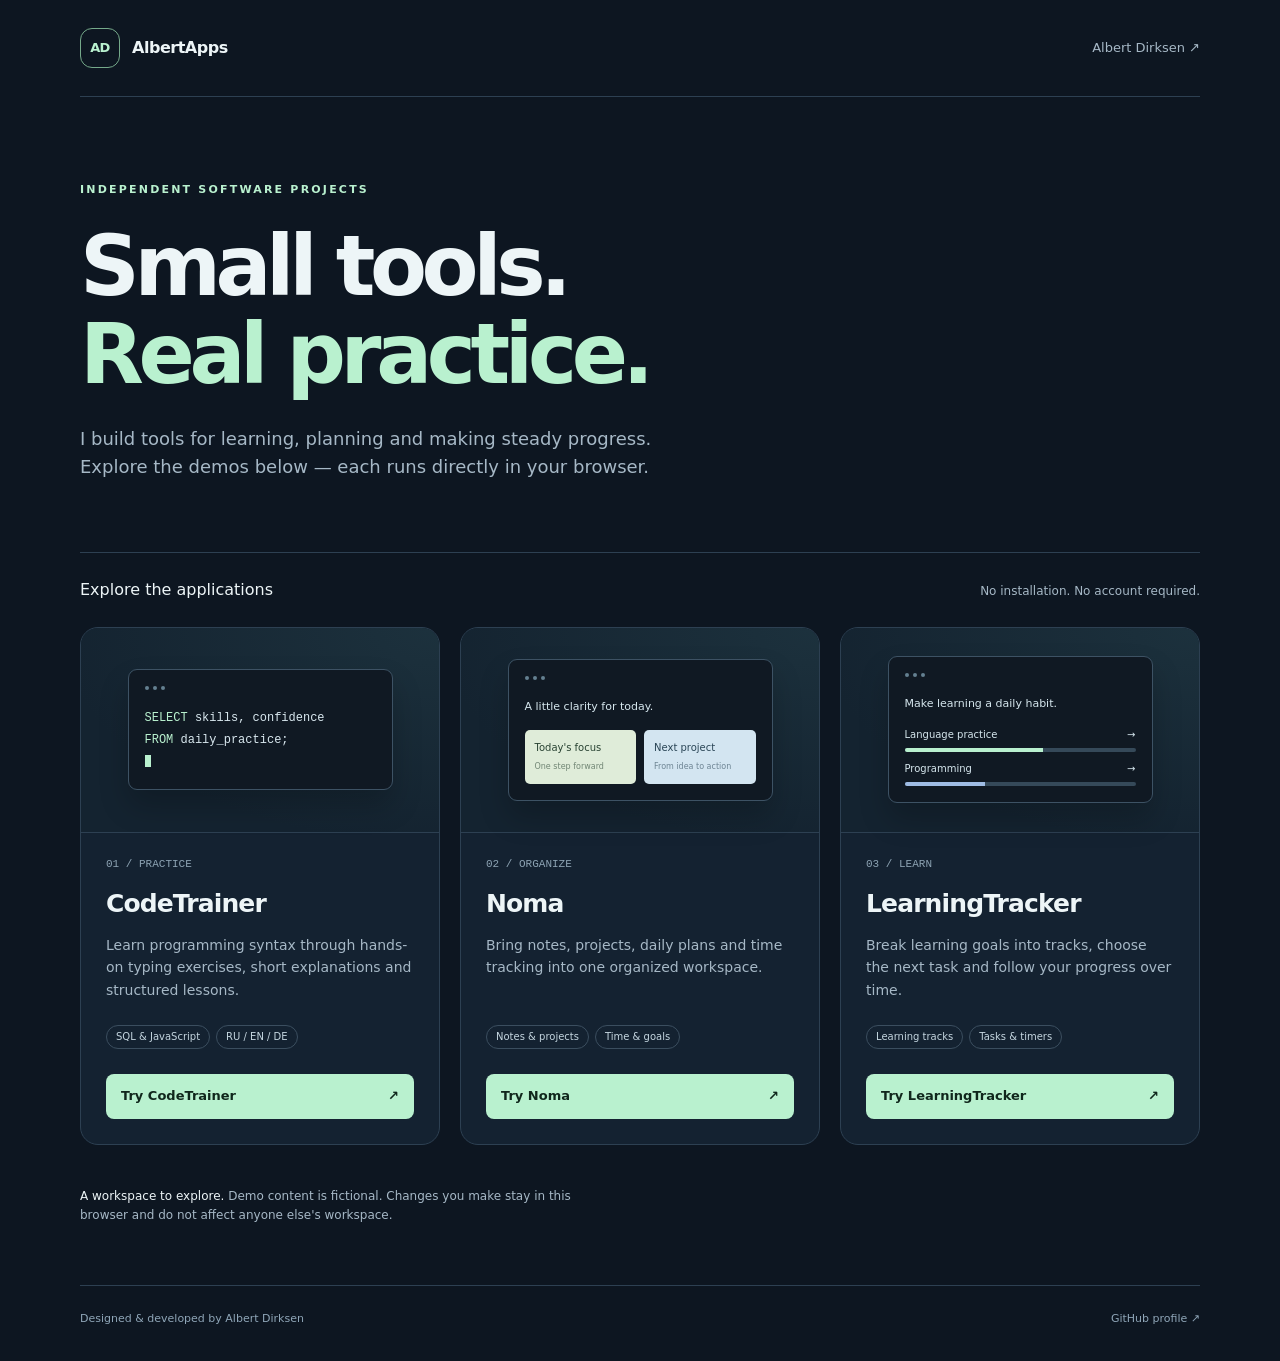
<file: index.html>
<!doctype html>
<html lang="en">
<head>
  <meta charset="utf-8"><meta name="viewport" content="width=device-width,initial-scale=1">
  <meta name="description" content="Explore browser demos by Albert Dirksen: CodeTrainer, Noma and LearningTracker.">
  <meta name="theme-color" content="#101b29"><title>AlbertApps — Albert Dirksen</title>
  <style>
    :root{color-scheme:dark;--bg:#0d1621;--surface:#142231;--line:#2d4052;--text:#edf5f7;--muted:#a6b8c6;--mint:#b9f1cf}*{box-sizing:border-box}body{margin:0;background:var(--bg);color:var(--text);font-family:Inter,ui-sans-serif,system-ui,-apple-system,Segoe UI,sans-serif;line-height:1.6}a{color:inherit}button,a{-webkit-tap-highlight-color:transparent}a:focus-visible{outline:3px solid var(--mint);outline-offset:5px}.page{max-width:1200px;margin:auto;padding:0 40px}.top{display:flex;align-items:center;justify-content:space-between;padding:28px 0;border-bottom:1px solid var(--line);gap:20px}.brand{text-decoration:none;display:flex;align-items:center;gap:12px;font-weight:700;letter-spacing:-.03em}.monogram{display:grid;place-items:center;width:40px;height:40px;border:1px solid #75a98a;border-radius:12px;color:var(--mint);font-size:13px;letter-spacing:-.06em}.top>a:last-child{font-size:13px;text-decoration:none;color:var(--muted)}.hero{padding:84px 0 70px;max-width:860px}.eyebrow{font-size:11px;letter-spacing:.2em;font-weight:650;color:var(--mint);text-transform:uppercase;margin:0 0 24px}.hero h1{font-size:clamp(44px,7vw,83px);letter-spacing:-.065em;line-height:1.06;font-weight:600;margin:0 0 26px}.hero h1 span{color:var(--mint)}.intro{font-size:18px;max-width:615px;color:var(--muted);margin:0}.section-heading{display:flex;align-items:baseline;justify-content:space-between;border-top:1px solid var(--line);padding:24px 0;gap:16px}.section-heading h2{margin:0;font-size:16px;font-weight:500}.section-heading span{color:var(--muted);font-size:12px}.grid{display:grid;grid-template-columns:repeat(3,minmax(0,1fr));gap:20px}.card{display:flex;flex-direction:column;border:1px solid var(--line);border-radius:18px;background:var(--surface);overflow:hidden;transition:transform .2s,border-color .2s}.card:hover{transform:translateY(-4px);border-color:#88b7a1}.preview{height:205px;display:grid;place-items:center;padding:24px;background:radial-gradient(ellipse at top right,#29475166,transparent 75%),#142330;border-bottom:1px solid var(--line)}.mini{width:100%;max-width:265px;border:1px solid #3d5264;border-radius:9px;background:#101923;box-shadow:0 16px 30px #0003;padding:16px;font-size:10px}.dots{display:flex;gap:4px;margin-bottom:18px}.dots i{width:4px;height:4px;border-radius:50%;background:#648091}.code-line{font:12px/1.8 ui-monospace,SFMono-Regular,Consolas,monospace;color:#d9e8ef}.code-line b{color:#b9f1cf;font-weight:500}.cursor{display:inline-block;width:6px;height:12px;background:#b9f1cf;vertical-align:middle}.mini-title{font-size:11px;color:#d6e7ee;margin-bottom:14px}.note-grid{display:grid;grid-template-columns:1fr 1fr;gap:8px}.note{height:54px;padding:10px;border-radius:5px;background:#dfecd9;color:#294333}.note:nth-child(2){background:#d3e5f1;color:#2a4556}.note small{display:block;opacity:.6;margin-top:5px;font-size:8px}.track{display:flex;justify-content:space-between;color:#d6e7ee;margin:9px 0 5px}.progress{height:4px;background:#354959;border-radius:3px;overflow:hidden}.progress i{display:block;background:#b9f1cf;width:60%;height:100%}.progress.second i{width:35%;background:#9fbce4}.card-body{padding:25px;display:flex;flex:1;flex-direction:column}.number{color:#8da3b3;font:11px ui-monospace,monospace;margin-bottom:14px}.card h3{font-size:25px;letter-spacing:-.035em;margin:0 0 10px;font-weight:550}.card p{color:var(--muted);font-size:14px;margin:0 0 24px}.tags{display:flex;flex-wrap:wrap;gap:6px;margin-top:auto;margin-bottom:25px}.tags span{font-size:10px;color:#c5d6e0;border:1px solid #3b4e5f;border-radius:20px;padding:3px 9px}.launch{display:flex;align-items:center;justify-content:space-between;text-decoration:none;background:var(--mint);color:#10271c;padding:12px 15px;border-radius:8px;font-size:13px;font-weight:650}.launch:hover{background:#d4ffe4}.note-section{display:flex;justify-content:space-between;gap:30px;padding:42px 0 60px}.note-section p{margin:0;color:var(--muted);font-size:12px;max-width:510px}.note-section strong{font-weight:500;color:var(--text)}footer{display:flex;justify-content:space-between;gap:20px;border-top:1px solid var(--line);padding:24px 0 32px;color:#8fa6b8;font-size:11px}footer a{text-decoration:none}.sr-only{position:absolute;width:1px;height:1px;padding:0;margin:-1px;overflow:hidden;clip:rect(0,0,0,0);white-space:nowrap;border:0}@media(max-width:900px){.page{padding:0 25px}.grid{grid-template-columns:1fr}.card{display:grid;grid-template-columns:260px 1fr}.preview{height:100%;min-height:250px;border-bottom:0;border-right:1px solid var(--line)}.hero{padding:60px 0}.card-body{padding:25px}.tags{margin-top:0}.card p{margin-bottom:18px}}@media(max-width:580px){.page{padding:0 20px}.top{padding:20px 0}.top>a:last-child{font-size:11px}.hero{padding:50px 0 44px}.hero h1{font-size:47px}.intro{font-size:16px}.card{display:flex}.preview{height:180px;min-height:0;border-right:0;border-bottom:1px solid var(--line)}.card-body{padding:22px}.section-heading span{display:none}.note-section{padding:28px 0 35px;display:block}footer{flex-wrap:wrap}}
  </style>
</head>
<body><div class="page">
  <header class="top"><a class="brand" href="./" aria-label="AlbertApps home"><span class="monogram">AD</span>AlbertApps</a><a href="https://github.com/AlbertDirksen15" target="_blank" rel="noopener noreferrer">Albert Dirksen ↗</a></header>
  <main>
    <section class="hero"><p class="eyebrow">Independent software projects</p><h1>Small tools.<br><span>Real practice.</span></h1><p class="intro">I build tools for learning, planning and making steady progress. Explore the demos below — each runs directly in your browser.</p></section>
    <div class="section-heading"><h2>Explore the applications</h2><span>No installation. No account required.</span></div>
    <section class="grid" aria-label="Application demos">
      <article class="card"><div class="preview" aria-hidden="true"><div class="mini"><div class="dots"><i></i><i></i><i></i></div><div class="code-line"><b>SELECT</b> skills, confidence<br><b>FROM</b> daily_practice;<br><span class="cursor"></span></div></div></div><div class="card-body"><span class="number">01 / PRACTICE</span><h3>CodeTrainer</h3><p>Learn programming syntax through hands-on typing exercises, short explanations and structured lessons.</p><div class="tags"><span>SQL & JavaScript</span><span>RU / EN / DE</span></div><a class="launch" href="./CodeTrainer/" target="_blank" rel="noopener noreferrer">Try CodeTrainer<span aria-hidden="true">↗</span></a></div></article>
      <article class="card"><div class="preview" aria-hidden="true"><div class="mini"><div class="dots"><i></i><i></i><i></i></div><div class="mini-title">A little clarity for today.</div><div class="note-grid"><div class="note">Today's focus<small>One step forward</small></div><div class="note">Next project<small>From idea to action</small></div></div></div></div><div class="card-body"><span class="number">02 / ORGANIZE</span><h3>Noma</h3><p>Bring notes, projects, daily plans and time tracking into one organized workspace.</p><div class="tags"><span>Notes & projects</span><span>Time & goals</span></div><a class="launch" href="./noma/demo/" target="_blank" rel="noopener noreferrer">Try Noma<span aria-hidden="true">↗</span></a></div></article>
      <article class="card"><div class="preview" aria-hidden="true"><div class="mini"><div class="dots"><i></i><i></i><i></i></div><div class="mini-title">Make learning a daily habit.</div><div class="track"><span>Language practice</span><span>→</span></div><div class="progress"><i></i></div><div class="track"><span>Programming</span><span>→</span></div><div class="progress second"><i></i></div></div></div><div class="card-body"><span class="number">03 / LEARN</span><h3>LearningTracker</h3><p>Break learning goals into tracks, choose the next task and follow your progress over time.</p><div class="tags"><span>Learning tracks</span><span>Tasks & timers</span></div><a class="launch" href="./learningtracker/" target="_blank" rel="noopener noreferrer">Try LearningTracker<span aria-hidden="true">↗</span></a></div></article>
    </section>
    <section class="note-section" aria-label="About these demos"><p><strong>A workspace to explore.</strong> Demo content is fictional. Changes you make stay in this browser and do not affect anyone else's workspace.</p></section>
  </main><footer><span>Designed & developed by Albert Dirksen</span><a href="https://github.com/AlbertDirksen15" target="_blank" rel="noopener noreferrer">GitHub profile ↗</a></footer>
</div></body></html>
</file>
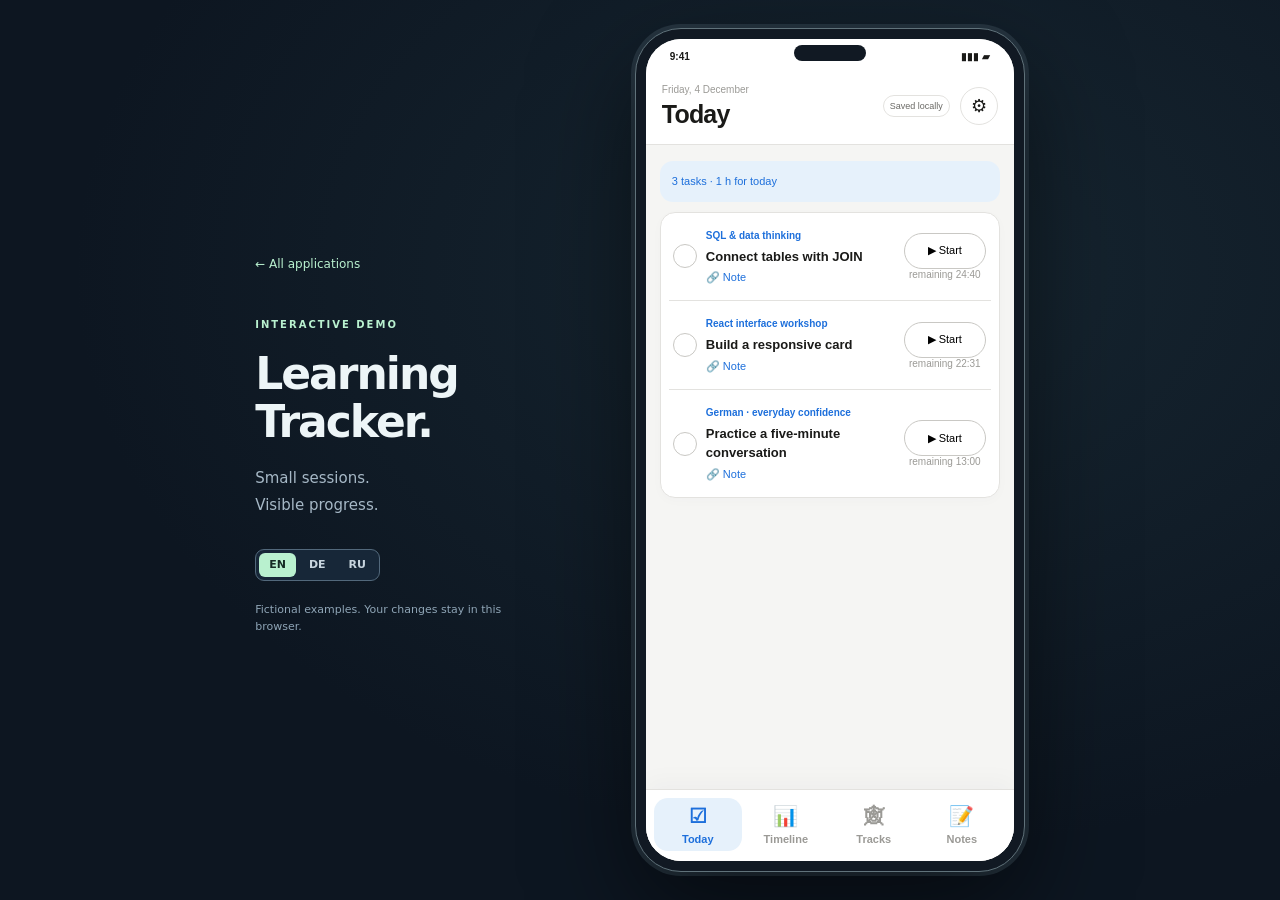
<file: learningtracker/index.html>
<!doctype html>
<html lang="ru">
<head>
<meta charset="utf-8" />
<meta name="viewport" content="width=device-width,initial-scale=1,viewport-fit=cover,user-scalable=no" />
<title>Learning Tracker</title>

<link rel="stylesheet" href="./app-178ee7644c5e.css"></head>
<body>


<div class="demo-stage"><section class="demo-presentation"><a href="../">← Каталог приложений</a><p class="demo-eyebrow">ИНТЕРАКТИВНАЯ ДЕМОВЕРСИЯ</p><h1>Learning<br>Tracker.</h1><p class="demo-description">Маленькие занятия.<br>Заметный прогресс.</p><div id="demo-language-switch"></div><p class="demo-caption">Вымышленные примеры. Изменения сохраняются только в этом браузере.</p></section><div class="phone-shell"><div class="phone-screen"><div class="phone-chrome" aria-hidden="true"><span>9:41</span><span class="phone-camera"></span><span>▮▮▮ ▰</span></div><div class="app"><header id="topbar" class="topbar"></header><main id="content" class="content"></main><nav id="nav" class="nav"></nav></div>
<div id="modal"></div></div></div></div>

<script src="./app-2a351d360659.js"></script></body>
</html>
</file>
<file: learningtracker/app-178ee7644c5e.css>
:root{--bg:#f5f5f3;--surface:#fff;--surface2:#f7f7f5;--border:#e3e2df;--strong:#c9c8c4;--text:#1a1a18;--sub:#6b6a66;--muted:#9b9a96;--accent:#1d6fdb;--accentbg:#e6f1fb;--success:#3b8f3b;--successbg:#e9f5e9;--danger:#c73c3c;--dangerbg:#fff0f0;--purple:#7a4fc2;--radius:12px;--navh:70px}
@media(prefers-color-scheme:dark){:root[data-theme="system"]{--bg:#111210;--surface:#191a18;--surface2:#22231f;--border:#343530;--strong:#4b4c46;--text:#f3f3ef;--sub:#b4b3ad;--muted:#85847f;--accent:#74aaff;--accentbg:#1c304d;--success:#79c779;--successbg:#203720;--danger:#ff8181;--dangerbg:#3a2222;--purple:#b596e7}}
:root[data-theme="dark"]{--bg:#111210;--surface:#191a18;--surface2:#22231f;--border:#343530;--strong:#4b4c46;--text:#f3f3ef;--sub:#b4b3ad;--muted:#85847f;--accent:#74aaff;--accentbg:#1c304d;--success:#79c779;--successbg:#203720;--danger:#ff8181;--dangerbg:#3a2222;--purple:#b596e7}
*{box-sizing:border-box;-webkit-tap-highlight-color:transparent}html,body{margin:0;height:100%;background:var(--bg);color:var(--text);font-family:-apple-system,BlinkMacSystemFont,"Segoe UI",Roboto,Arial,sans-serif}body{overflow:hidden}.app{height:100%;display:flex;flex-direction:column}.topbar{min-height:62px;padding:calc(12px + env(safe-area-inset-top)) 16px 10px;background:var(--surface);border-bottom:1px solid var(--border);display:flex;align-items:flex-end;gap:10px}.titlewrap{flex:1;min-width:0}.eyebrow{font-size:11px;color:var(--muted);margin-bottom:2px}.title{font-size:22px;font-weight:600;line-height:1.2}.subtitle{font-size:12px;color:var(--sub);margin-top:3px}.iconbtn{width:38px;height:38px;border:1px solid var(--border);border-radius:50%;background:var(--surface);color:var(--text);font-size:18px}.syncpill{font-size:10px;color:var(--sub);border:1px solid var(--border);border-radius:14px;padding:5px 8px;white-space:nowrap}.syncpill.saving{color:var(--accent)}.syncpill.error{color:var(--danger);border-color:var(--danger)}.syncpill.ok{color:var(--success)}.content{flex:1;overflow:auto;padding:12px 12px calc(var(--navh) + 18px);-webkit-overflow-scrolling:touch}.nav{height:calc(var(--navh) + env(safe-area-inset-bottom));padding:8px 6px env(safe-area-inset-bottom);background:var(--surface);border-top:1px solid var(--border);display:flex;position:fixed;bottom:0;left:0;right:0;z-index:20}.nav button{flex:1;border:none;background:none;color:var(--muted);font-size:10px;display:flex;flex-direction:column;align-items:center;justify-content:center;gap:3px}.nav button .ico{font-size:20px}.nav button.on{color:var(--accent)}
.card{background:var(--surface);border:1px solid var(--border);border-radius:var(--radius);padding:12px;margin-bottom:8px}.row{display:flex;align-items:center;gap:10px}.between{display:flex;align-items:center;justify-content:space-between;gap:10px}.muted{color:var(--muted)}.sub{color:var(--sub)}.small{font-size:12px}.tiny{font-size:10px}.accent{color:var(--accent)}.success{color:var(--success)}.danger{color:var(--danger)}.btn{min-height:40px;border:1px solid var(--strong);border-radius:20px;background:var(--surface);color:var(--text);padding:8px 14px;font-size:13px}.btn.primary{background:var(--accent);border-color:var(--accent);color:white;font-weight:600}.btn.danger{color:var(--danger);border-color:var(--danger)}.btn.flat{border:none;background:transparent;padding:6px 4px;min-height:32px}.btn.block{width:100%}.btn:disabled{opacity:.4}.check{width:24px;height:24px;border:1.5px solid var(--strong);border-radius:50%;display:grid;place-items:center;flex:0 0 24px;background:transparent;color:white}.check.done{background:var(--success);border-color:var(--success)}.timer{width:100px;min-height:36px;border:1px solid var(--strong);border-radius:18px;background:var(--surface);font-variant-numeric:tabular-nums}.timer.running{color:var(--accent);border-color:var(--accent);background:var(--accentbg)}.taskrow{padding:12px 6px;border-bottom:1px solid var(--border)}.taskrow:last-child{border-bottom:0}.taskmain{flex:1;min-width:0}.trackname{font-size:11px;font-weight:600;color:var(--accent)}.tasktitle{font-size:14px;font-weight:600;margin:2px 0;white-space:nowrap;overflow:hidden;text-overflow:ellipsis}.notehint{font-size:12px;color:var(--muted)}.notehint.link{color:var(--accent)}
.empty{text-align:center;padding:48px 22px}.empty .big{font-size:42px;color:var(--muted)}.empty h3{margin:14px 0 5px;font-size:17px}.empty p{font-size:13px;color:var(--sub);line-height:1.5;margin:0 0 20px}.banner{border-radius:10px;padding:10px 12px;margin-bottom:10px;font-size:12px;background:var(--accentbg);color:var(--accent)}.banner.error{background:var(--dangerbg);color:var(--danger)}.banner.warn{background:#fff6d9;color:#836300}.progressline{display:flex;gap:2px;height:26px}.seg{flex:1;border-radius:3px;border:1px dashed var(--strong);min-width:2px}.seg.done{background:var(--accentbg);border:0}.seg.current{background:var(--accent);border:0}.seg.done.green{background:var(--successbg)}.seg.current.green{background:var(--success)}
.trackcard{touch-action:none;position:relative}.trackcard.active{border:1.5px solid var(--accent);background:color-mix(in srgb,var(--accentbg) 45%,var(--surface))}.trackcard.complete{opacity:.66}.trackcard.locked{opacity:.55}.trackcard.risk{border-color:var(--danger)}.grip{font-size:18px;color:var(--muted);cursor:grab;user-select:none;padding:8px 4px}.indent{border-left:2px solid var(--border);padding-left:9px}.chip{display:inline-flex;align-items:center;gap:6px;background:var(--accentbg);color:var(--accent);border-radius:16px;padding:5px 10px;font-size:12px;margin:3px}.fieldlabel{font-size:11px;color:var(--sub);margin:12px 0 5px}.input,textarea,select{width:100%;border:1px solid var(--strong);background:var(--surface);color:var(--text);border-radius:9px;padding:10px;font-size:14px;outline:none}.input:focus,textarea:focus,select:focus{border-color:var(--accent)}textarea{min-height:120px;resize:vertical}.switches{display:flex;gap:6px}.switches .btn{flex:1;border-radius:9px}.switches .btn.on{background:var(--accent);color:#fff;border-color:var(--accent)}.formrow{display:flex;gap:8px}.formrow>*{flex:1}.itemedit{display:flex;gap:8px;align-items:center;background:var(--surface2);border-radius:9px;padding:8px;margin-bottom:6px}.itemedit input{border:0;background:transparent;color:var(--text);flex:1;min-width:0;font-size:13px}.notepreview h3{font-size:14px;margin:0 0 4px}.notepreview p{font-size:12px;color:var(--sub);margin:0 0 8px;display:-webkit-box;-webkit-line-clamp:2;-webkit-box-orient:vertical;overflow:hidden}.diagram{display:flex;flex-direction:column;gap:10px;align-items:stretch}.diagram-node{border:1px solid var(--border);border-radius:10px;padding:10px 12px;background:var(--surface)}.diagram-node.active{border-color:var(--accent);background:var(--accentbg)}.diagram-node.parallel{border-color:var(--success);background:var(--successbg)}.arrow{text-align:center;color:var(--muted);height:16px}.modalback{position:fixed;inset:0;background:rgba(0,0,0,.38);display:flex;align-items:flex-end;z-index:50}.sheet{width:100%;max-height:78vh;background:var(--surface);border-radius:18px 18px 0 0;padding:14px 14px calc(18px + env(safe-area-inset-bottom));overflow:auto}.sheet h3{margin:2px 0 12px}.choice{padding:12px;border-bottom:1px solid var(--border)}.choice:last-child{border-bottom:0}.dragging{z-index:99;box-shadow:0 12px 30px rgba(0,0,0,.18)}.skeleton{height:68px;border-radius:10px;background:linear-gradient(90deg,var(--surface2),var(--border),var(--surface2));background-size:200% 100%;animation:sk 1.3s infinite;margin-bottom:8px}@keyframes sk{to{background-position:-200% 0}}.fab{position:fixed;right:18px;bottom:calc(var(--navh) + 20px + env(safe-area-inset-bottom));width:52px;height:52px;border-radius:50%;border:0;background:var(--accent);color:#fff;font-size:26px;box-shadow:0 5px 16px rgba(0,0,0,.2);z-index:12}.divider{height:1px;background:var(--border);margin:10px 0}.link{color:var(--accent);text-decoration:none;word-break:break-all}.nowrap{white-space:nowrap}.hidden{display:none!important}

body{background:#0d1621;color:var(--text)}
.demo-stage{min-height:100dvh;height:100dvh;display:flex;align-items:center;justify-content:center;gap:clamp(40px,7vw,110px);padding:28px;background:radial-gradient(ellipse at 70% 30%,#29465155,transparent 65%),#0d1621;overflow:auto}
.demo-presentation{width:290px;flex-shrink:0;color:#edf5f7;font-family:system-ui,sans-serif}
.demo-presentation a{display:inline-block;color:#b9f1cf;font-size:12px;text-decoration:none;margin-bottom:48px}
.demo-presentation .demo-eyebrow{font-size:10px;font-weight:700;letter-spacing:2px;text-transform:uppercase;color:#b9f1cf;margin:0 0 20px}
.demo-presentation h1{font-size:44px;font-weight:650;line-height:1.08;letter-spacing:-2px;margin:0 0 20px}
.demo-presentation .demo-description{color:#a6b8c6;font-size:15px;line-height:1.8;margin:0 0 30px}
.demo-presentation .demo-caption{color:#8fa5b6;font-size:11px;line-height:1.6;margin-top:20px}
.phone-shell{width:390px;height:min(844px,calc(100dvh - 56px));min-height:560px;padding:10px;border:1px solid #60727a;border-radius:46px;background:#111923;box-shadow:0 38px 100px #0008,0 0 0 4px #263541;flex-shrink:0}
.phone-screen{position:relative;isolation:isolate;transform:translateZ(0);height:100%;border-radius:35px;overflow:hidden;background:var(--bg);display:flex;flex-direction:column}
.phone-chrome{height:30px;padding:8px 24px 4px;flex-shrink:0;background:var(--surface);display:flex;align-items:center;justify-content:space-between;font-size:10px;font-weight:700;color:var(--text)}
.phone-camera{height:16px;width:72px;background:#111923;border-radius:12px;position:absolute;left:50%;transform:translateX(-50%);top:6px}
.phone-screen .app{height:calc(100% - 30px);min-height:0;flex:1}
.phone-screen .topbar{min-height:76px;padding:12px 16px 13px;align-items:center}
.phone-screen .title{font-size:25px;letter-spacing:-.8px;font-weight:700}
.phone-screen .eyebrow{font-size:10px;max-width:155px;line-height:1.4}
.phone-screen .syncpill{font-size:9px;padding:5px 6px}
.phone-screen .content{padding:16px 14px calc(var(--navh) + 22px);background:var(--bg)}
.phone-screen .nav{position:absolute;bottom:0;left:0;right:0;height:72px;padding:8px 8px 10px;box-shadow:0 -8px 24px #1b294208}
.phone-screen .nav button{font-size:11px;font-weight:600;gap:5px;cursor:pointer}
.phone-screen .nav button.on{background:var(--accentbg);border-radius:14px}
.phone-screen .fab{position:absolute;bottom:86px;right:18px;box-shadow:0 8px 22px #1d6fdb38}
.phone-screen .modalback{position:absolute}
.phone-screen .sheet{max-height:calc(100% - 20px)}
.phone-screen .card{border-radius:15px;padding:15px;box-shadow:0 3px 12px #26375905}
.phone-screen .taskrow{padding:16px 4px;align-items:center;gap:9px}
.phone-screen .taskrow>div:last-child{flex-basis:84px!important}
.phone-screen .tasktitle{white-space:normal;line-height:1.45;font-size:13px;margin:5px 0}
.phone-screen .trackname{font-size:10px;line-height:1.4}
.phone-screen .notehint{font-size:11px}
.phone-screen .timer{width:82px;font-size:11px;cursor:pointer}
.phone-screen .banner{font-size:11px;padding:12px;border-radius:13px;line-height:1.5}
.phone-screen .progressline{height:20px;gap:4px}
.phone-screen .trackcard.active{border-left:3px solid var(--accent)}
.phone-screen .notepreview h3{font-size:15px;margin:0 0 8px;line-height:1.4}
.phone-screen .notepreview p{display:-webkit-box;-webkit-line-clamp:4;-webkit-box-orient:vertical;overflow:hidden;line-height:1.6;font-size:12px;color:var(--sub);white-space:pre-wrap}
.phone-screen button:focus-visible,.phone-screen a:focus-visible{outline:2px solid var(--accent);outline-offset:2px}
.phone-screen .input,.phone-screen textarea,.phone-screen select{font-size:14px}
@media(max-width:700px){.demo-stage{display:flex;flex-direction:column;gap:0;padding:0;height:100dvh;overflow:hidden;background:var(--bg)}.demo-presentation{width:100%;height:48px;flex:0 0 48px;display:flex;align-items:center;justify-content:space-between;padding:6px 14px;background:#142231}.demo-presentation a{margin:0;font-size:11px}.demo-presentation h1,.demo-presentation .demo-eyebrow,.demo-presentation .demo-description,.demo-presentation .demo-caption{display:none}.phone-shell{height:calc(100dvh - 48px);width:100%;min-height:0;border:0;border-radius:0;padding:0;box-shadow:none}.phone-screen{border-radius:0}.phone-chrome{display:none}.phone-screen .app{height:100%}.phone-screen .topbar{padding-top:max(12px,env(safe-area-inset-top))}.phone-screen .nav{height:calc(72px + env(safe-area-inset-bottom));padding-bottom:max(10px,env(safe-area-inset-bottom))}.phone-screen .content{padding-bottom:calc(94px + env(safe-area-inset-bottom))}}
@media(min-width:701px) and (max-height:650px){.demo-stage{height:auto;min-height:100dvh}.phone-shell{height:590px}}

.demo-language-toolbar{height:42px;display:flex;align-items:center;justify-content:flex-end;padding:4px 24px;background:#142231;color:#edf5f7;border-bottom:1px solid #2d4052;position:relative;z-index:200;font-family:system-ui,sans-serif}
.demo-language-options{display:inline-flex;align-items:center;gap:3px;padding:3px;border:1px solid #52687b;border-radius:9px;background:#172738}
.demo-language-options button{border:0;border-radius:6px;background:transparent;color:#c8d5df;padding:5px 10px;min-width:36px;font:600 11px/1.2 system-ui,sans-serif;cursor:pointer;box-shadow:none}
.demo-language-options button[aria-pressed=true]{background:#b9f1cf;color:#152b25}
.demo-language-options button:focus-visible{outline:2px solid #8dc5ff;outline-offset:2px}
.has-demo-language-toolbar .app{height:calc(100dvh - 42px)}
.has-demo-language-toolbar .trainer{min-height:calc(100dvh - 42px)}
@media(max-width:700px){.demo-language-toolbar{padding-right:12px}.demo-language-options button{min-height:30px}}
</file>
